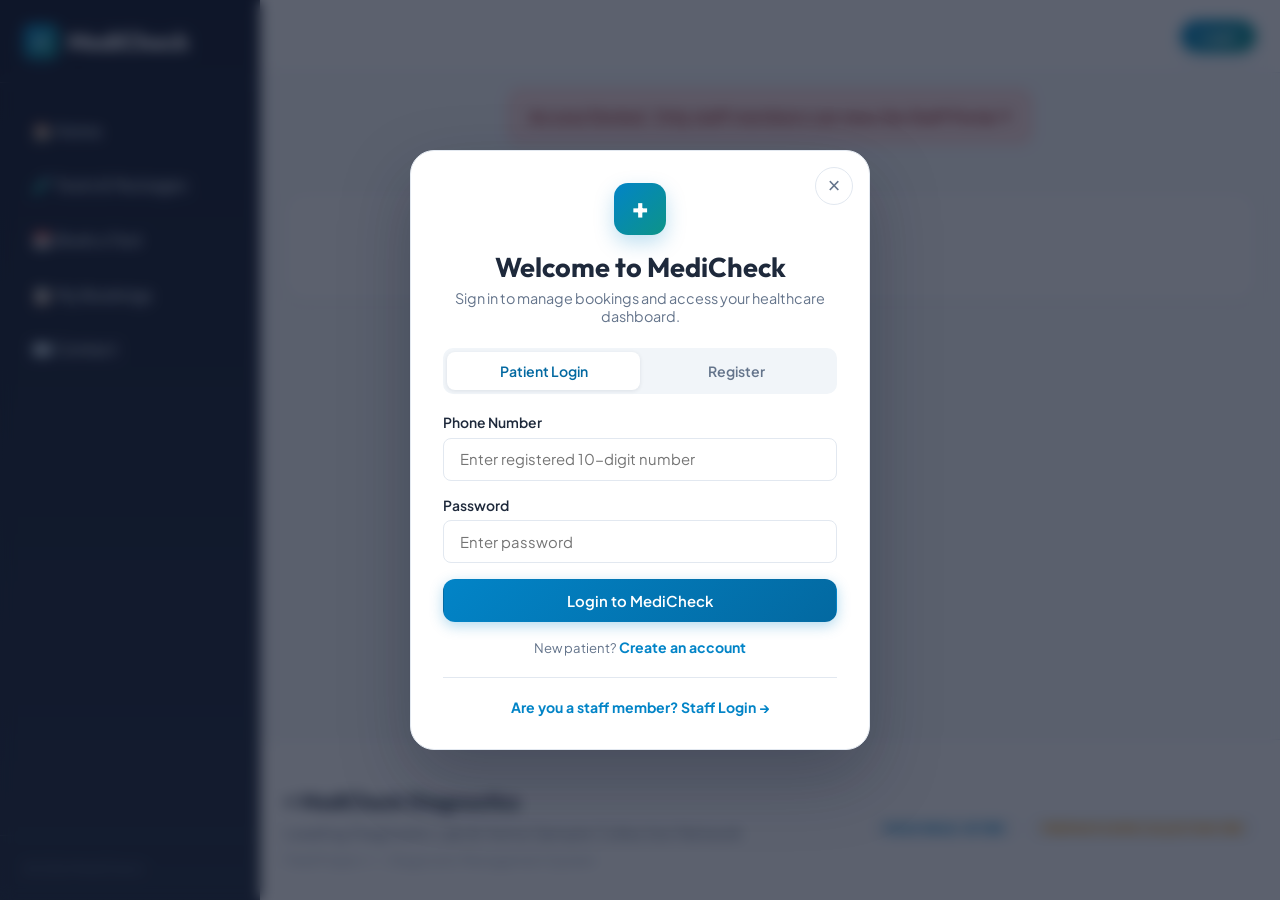
<file: medicheck_project/admin.html>
<!DOCTYPE html>
<html lang="en">
<head>
  <meta charset="UTF-8">
  <meta name="viewport" content="width=device-width, initial-scale=1.0">
  <title>MediCheck — Staff Portal</title>
  <link rel="stylesheet" href="css/styles.css">
</head>
<body id="page-admin">

  <div class="wrap" style="padding-top:2.5rem">
    <div class="section-head">
      <div>
        <h1 class="section-title">Staff &amp; Operations Dashboard</h1>
        <p class="section-sub">Manage sample collection, assign staff, and update report status.</p>
      </div>
      <span class="badge b-ready">System Active</span>
    </div>
    <div class="stat-cards" id="admin-stats"></div>
    <div class="filter-bar" style="margin-bottom:2rem">
      <div class="filter-bar-inner">
        <div style="font-weight:700;font-size:.9rem;color:var(--muted)">Filter:</div>
        <select id="admin-status-filter" onchange="renderAdmin()" style="width:auto">
          <option value="">All Statuses</option>
          <option value="Scheduled">Scheduled</option>
          <option value="Sample Collected">Sample Collected</option>
          <option value="Report Ready">Report Ready</option>
          <option value="Cancelled">Cancelled</option>
        </select>
        <select id="admin-type-filter" onchange="renderAdmin()" style="width:auto">
          <option value="">All Types</option>
          <option value="Walk-in">Walk-in</option>
          <option value="Home Collection">Home Collection</option>
        </select>
        <button class="btn btn-outline btn-sm" onclick="resetFilters()">Reset</button>
      </div>
    </div>
    <div class="admin-layout">
      <div>
        <h2 style="font-size:1.3rem;margin-bottom:1rem">Recent Booking Orders</h2>
        <div class="table-wrap" id="admin-table-wrap"></div>
      </div>
      <div>
        <h2 style="font-size:1.3rem;margin-bottom:1rem">Staff Workload</h2>
        <div style="background:#fff;border:1px solid var(--border);border-radius:var(--r);padding:1.25rem;box-shadow:0 1px 3px rgba(0,0,0,.05)" id="staff-workload"></div>
      </div>
    </div>
  </div>

  <script src="js/data.js"></script>
  <script src="js/app.js"></script>
</body>
</html>
</file>
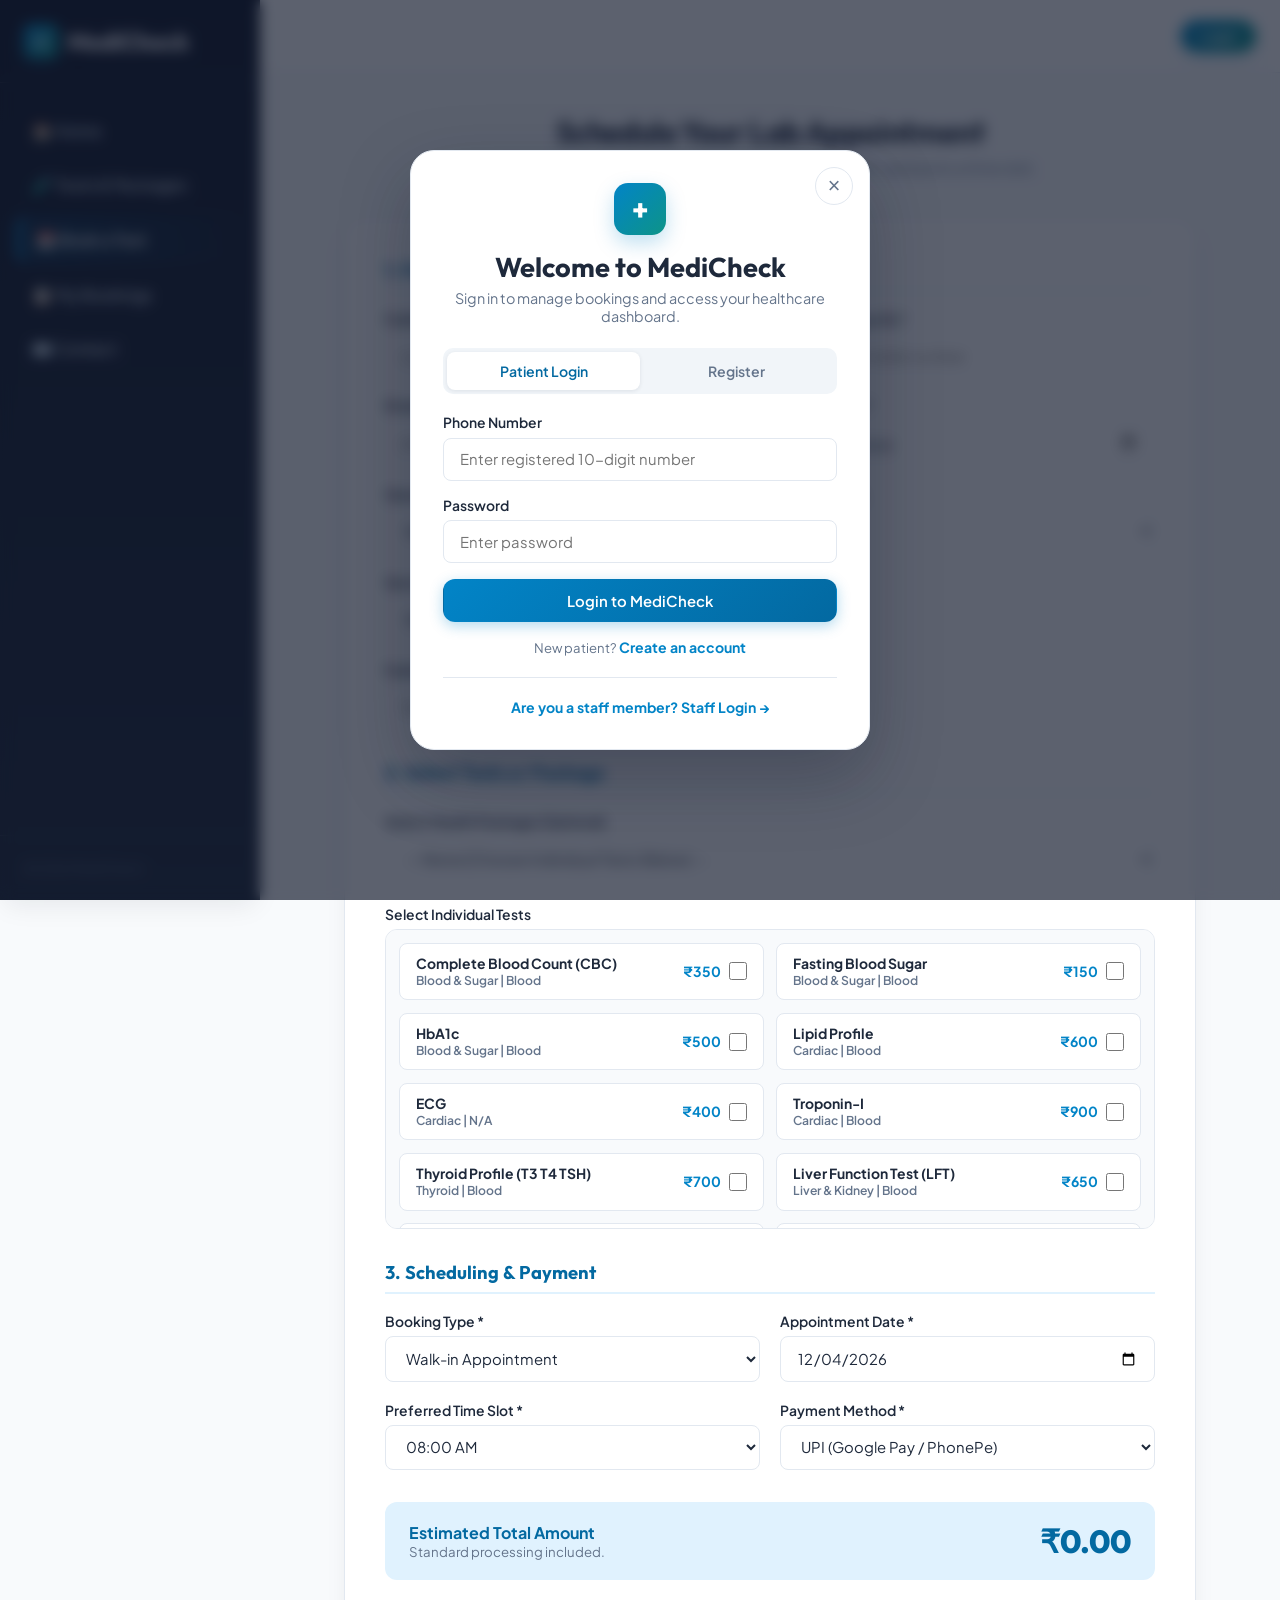
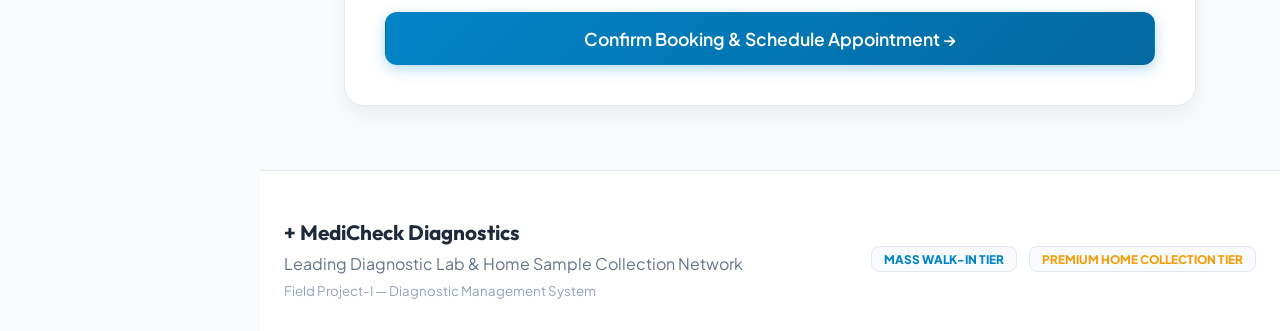
<file: medicheck_project/book.html>
<!DOCTYPE html>
<html lang="en">
<head>
  <meta charset="UTF-8">
  <meta name="viewport" content="width=device-width, initial-scale=1.0">
  <title>MediCheck — Book a Test</title>
  <link rel="stylesheet" href="css/styles.css">
</head>
<body id="page-book">
  
  <div class="wrap" style="padding-top:2.5rem;max-width:900px">
    <div style="text-align:center;margin-bottom:2.5rem">
      <h1 class="section-title">Schedule Your Lab Appointment</h1>
      <p class="section-sub">Select tests or packages, choose your service tier, and pick a time slot.</p>
    </div>
    <div class="form-card">
      <h3 style="font-size:1.15rem;margin-bottom:1.2rem;color:var(--primary-dark);border-bottom:2px solid var(--primary-light);padding-bottom:.5rem">1. Patient Details</h3>
      <div class="form-grid" style="margin-bottom:2rem">
        <div class="fg"><label>Full Name *</label><input id="b-name" placeholder="e.g. Anjali Sharma"></div>
        <div class="fg"><label>Phone (Unique ID) *</label><input id="b-phone" type="tel" placeholder="10-digit mobile number"></div>
        <div class="fg"><label>Email Address</label><input id="b-email" type="email" placeholder="patient@example.com"></div>
        <div class="fg"><label>Date of Birth *</label><input id="b-dob" type="date"></div>
        <div class="fg"><label>Gender *</label><select id="b-gender"><option>Male</option><option>Female</option><option>Other</option></select></div>
        <div class="fg"><label>Blood Group</label><select id="b-bloodgroup"><option value="">Select</option><option>A+</option><option>A-</option><option>B+</option><option>B-</option><option>O+</option><option>O-</option><option>AB+</option><option>AB-</option></select></div>
        <div class="fg"><label>Service Tier *</label><select id="b-tier" onchange="calcTotal()"><option value="Mass">Mass Tier (Standard Walk-in)</option><option value="Premium">Premium Tier (Home Collection VIP)</option></select></div>
        <div class="fg full"><label>Full Address (Required for Home Collection)</label><input id="b-address" placeholder="Street, landmark, city, postal code"></div>
      </div>
      <h3 style="font-size:1.15rem;margin-bottom:1.2rem;color:var(--primary-dark);border-bottom:2px solid var(--primary-light);padding-bottom:.5rem">2. Select Tests or Package</h3>
      <div class="fg" style="margin-bottom:1.5rem">
        <label>Select Health Package (Optional)</label>
        <select id="b-package" onchange="calcTotal()">
          <option value="">-- None (Choose Individual Tests Below) --</option>
        </select>
      </div>
      <div class="fg" style="margin-bottom:2rem">
        <label>Select Individual Tests</label>
        <div class="tests-grid" id="book-tests-grid"></div>
      </div>
      <h3 style="font-size:1.15rem;margin-bottom:1.2rem;color:var(--primary-dark);border-bottom:2px solid var(--primary-light);padding-bottom:.5rem">3. Scheduling &amp; Payment</h3>
      <div class="form-grid" style="margin-bottom:2rem">
        <div class="fg"><label>Booking Type *</label><select id="b-type" onchange="calcTotal()"><option value="Walk-in">Walk-in Appointment</option><option value="Home Collection">Home Sample Collection (+₹150 for Mass tier)</option></select></div>
        <div class="fg"><label>Appointment Date *</label><input id="b-date" type="date" onchange="updateSlots()"></div>
        <div class="fg"><label>Preferred Time Slot *</label><select id="b-slot"></select></div>
        <div class="fg"><label>Payment Method *</label><select id="b-pay"><option value="UPI">UPI (Google Pay / PhonePe)</option><option value="Card">Credit / Debit Card</option><option value="Cash">Cash on Collection</option><option value="Online">Net Banking</option></select></div>
      </div>
      <div style="background:var(--primary-light);padding:1.2rem 1.5rem;border-radius:var(--r);display:flex;align-items:center;justify-content:space-between;margin-bottom:2rem">
        <div><div style="font-weight:700;color:var(--primary-dark)">Estimated Total Amount</div><div id="total-note" style="font-size:.83rem;color:var(--muted)">Standard processing included.</div></div>
        <div id="total-display" style="font-family:var(--font-h);font-size:2rem;font-weight:800;color:var(--primary-dark)">₹0.00</div>
      </div>
      <button class="btn btn-primary" style="width:100%;font-size:1.1rem;padding:.9rem" onclick="submitBooking()">Confirm Booking &amp; Schedule Appointment →</button>
    </div>
  </div>

  <script src="js/data.js"></script>
  <script src="js/app.js"></script>
</body>
</html>
</file>
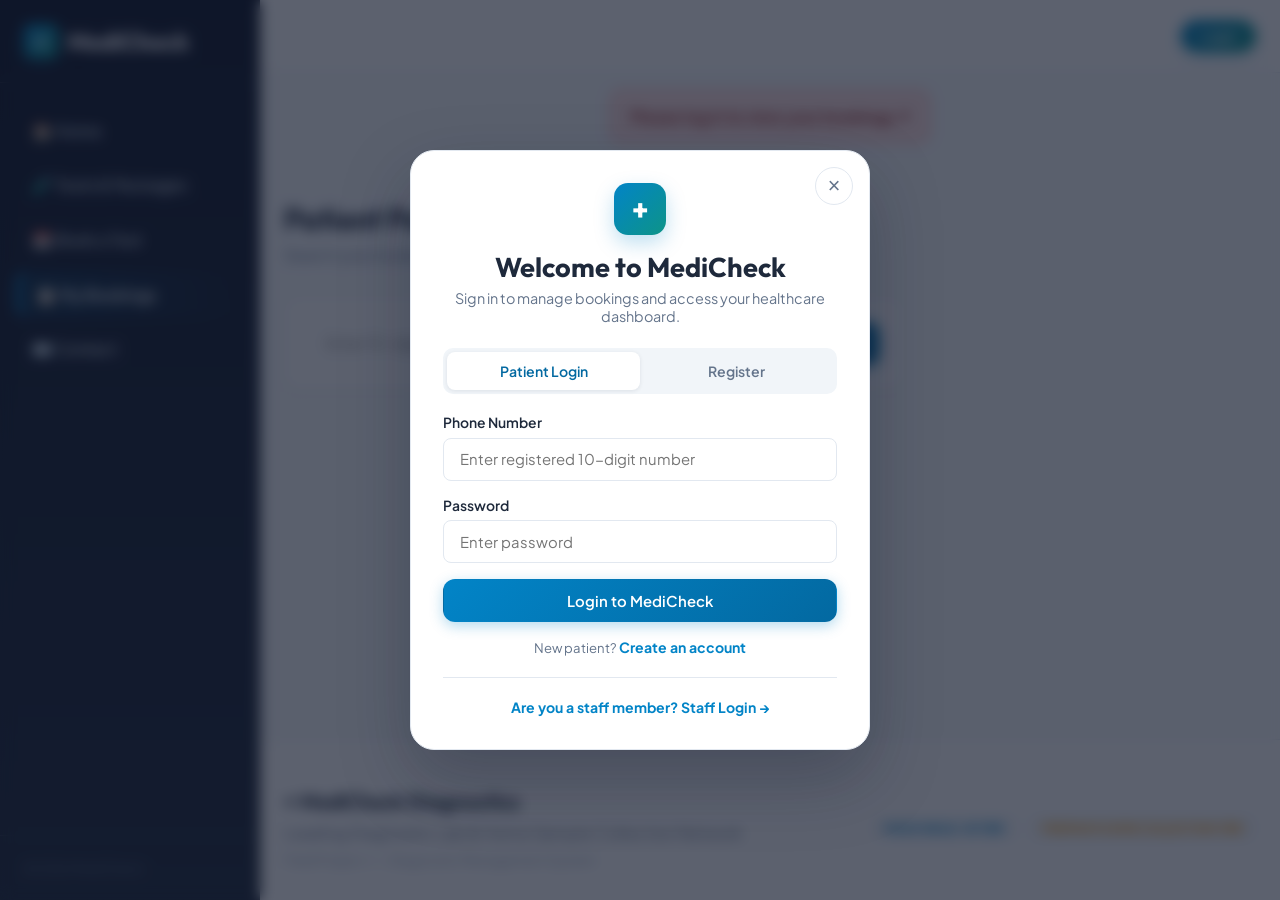
<file: medicheck_project/bookings.html>
<!DOCTYPE html>
<html lang="en">
<head>
  <meta charset="UTF-8">
  <meta name="viewport" content="width=device-width, initial-scale=1.0">
  <title>MediCheck — My Bookings</title>
  <link rel="stylesheet" href="css/styles.css">
</head>
<body id="page-bookings">

  <div class="wrap" style="padding-top:2.5rem">
    <div class="section-head">
      <div>
        <h1 class="section-title">Patient Portal &amp; Bookings Lookup</h1>
        <p class="section-sub">Search your bookings by phone number to check live report status.</p>
      </div>
    </div>
    <div id="lookup-container" style="background:#fff;border:1px solid var(--border);border-radius:var(--r);padding:1.5rem;margin-bottom:2.5rem;max-width:620px;box-shadow:0 1px 3px rgba(0,0,0,.05)">
      <div style="display:flex;gap:.75rem">
        <input id="lookup-phone" type="tel" placeholder="Enter 10-digit registered phone number" style="flex:1">
        <button class="btn btn-primary" onclick="lookupBookings()">Find My Bookings</button>
      </div>
    </div>
    <div id="patient-info"></div>
    <div id="bookings-results"></div>
  </div>

  <script src="js/data.js"></script>
  <script src="js/app.js"></script>
</body>
</html>
</file>
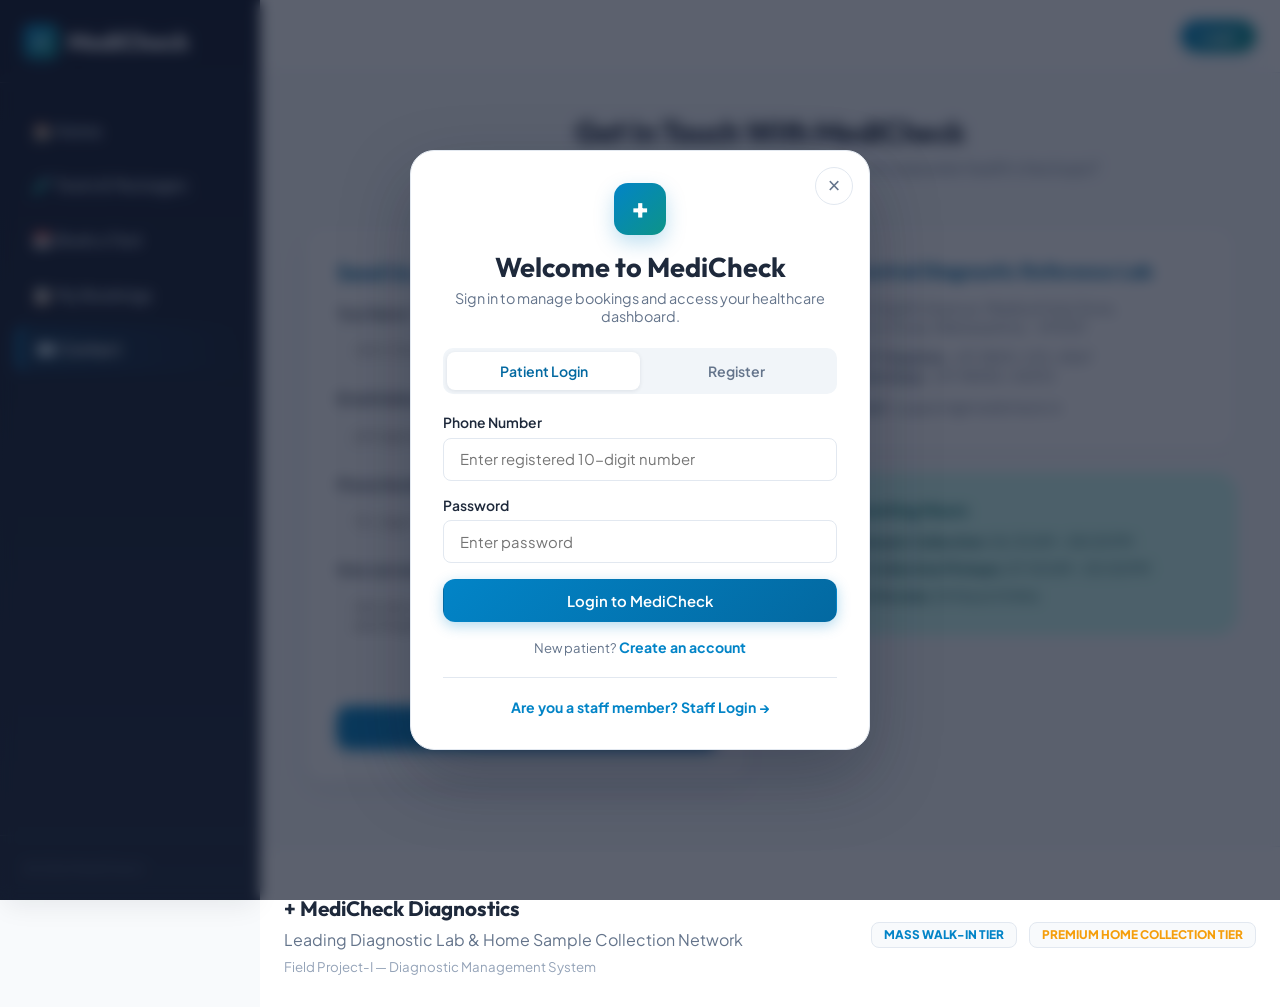
<file: medicheck_project/contact.html>
<!DOCTYPE html>
<html lang="en">
<head>
  <meta charset="UTF-8">
  <meta name="viewport" content="width=device-width, initial-scale=1.0">
  <title>MediCheck — Contact Us</title>
  <link rel="stylesheet" href="css/styles.css">
</head>
<body id="page-contact">

  <div class="wrap" style="padding-top:2.5rem;max-width:980px">
    <div style="text-align:center;margin-bottom:3rem">
      <h1 class="section-title">Get In Touch With MediCheck</h1>
      <p class="section-sub">Have questions about lab sample pick-ups, test reports, or corporate health checkups?</p>
    </div>
    <div class="contact-grid">
      <div>
        <div class="form-card" style="padding:2rem">
          <h3 style="font-size:1.3rem;margin-bottom:1.25rem;color:var(--primary-dark)">Send Us a Message</h3>
          <div class="fg" style="margin-bottom:1.2rem"><label>Your Name *</label><input id="c-name" placeholder="John Doe"></div>
          <div class="fg" style="margin-bottom:1.2rem"><label>Email Address *</label><input id="c-email" type="email" placeholder="john@example.com"></div>
          <div class="fg" style="margin-bottom:1.2rem"><label>Phone Number</label><input id="c-phone" type="tel" placeholder="10-digit mobile"></div>
          <div class="fg" style="margin-bottom:1.5rem"><label>How can we help you? *</label><textarea id="c-msg" rows="4" placeholder="Ask about home collection, report status, or package details…"></textarea></div>
          <button class="btn btn-primary" style="width:100%" onclick="submitContact()">Send Inquiry →</button>
        </div>
      </div>
      <div>
        <div style="background:#fff;border:1px solid var(--border);border-radius:20px;padding:2rem;margin-bottom:1.5rem;box-shadow:0 1px 3px rgba(0,0,0,.05)">
          <h3 style="font-size:1.2rem;margin-bottom:1rem;color:var(--primary-dark)">🏢 Central Diagnostic Reference Lab</h3>
          <p style="color:var(--muted);font-size:.93rem;margin-bottom:.75rem">📍 102 Health Avenue, Medical Hub Zone,<br>Sector 4, Pune, Maharashtra - 411001</p>
          <p style="color:var(--muted);font-size:.93rem;margin-bottom:.75rem">📞 <strong>24/7 Helpline:</strong> +91 1800-123-4567<br>📱 <strong>WhatsApp:</strong> +91 98765-43210</p>
          <p style="color:var(--muted);font-size:.93rem">✉️ <strong>Email:</strong> support@medicheck.in</p>
        </div>
        <div style="background:var(--teal-light);border:1px solid #99f6e4;border-radius:20px;padding:1.5rem">
          <h4 style="color:#0f766e;font-size:1.05rem;margin-bottom:.5rem">⏱️ Operating Hours</h4>
          <ul style="list-style:none;color:#115e59;font-size:.89rem;line-height:1.9">
            <li>• <strong>Lab Sample Collection:</strong> 06:30 AM – 08:00 PM</li>
            <li>• <strong>Home Collection Pickups:</strong> 07:00 AM – 05:00 PM</li>
            <li>• <strong>Report Access:</strong> 24 Hours Online</li>
          </ul>
        </div>
      </div>
    </div>
  </div>

  <script src="js/data.js"></script>
  <script src="js/app.js"></script>
</body>
</html>
</file>
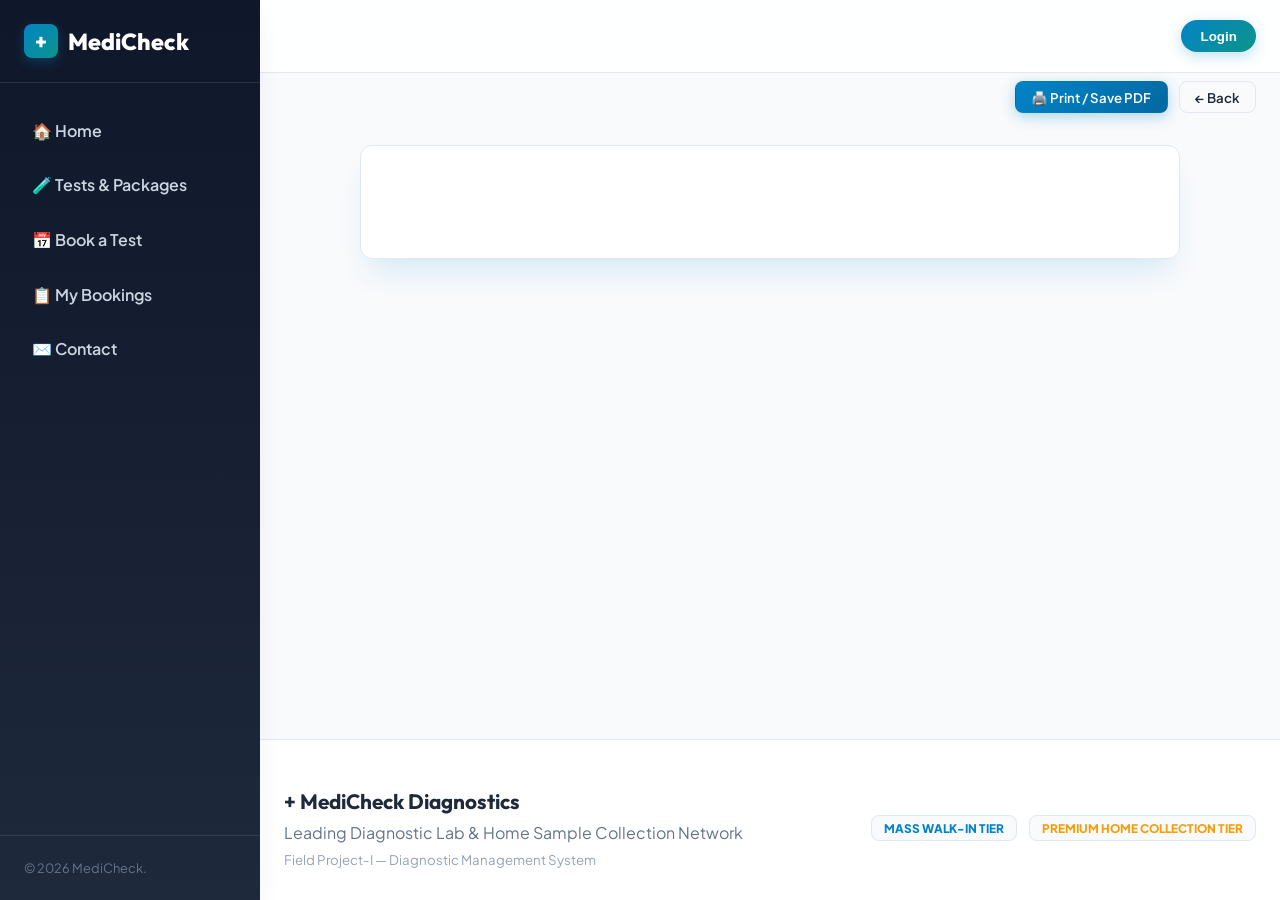
<file: medicheck_project/report.html>
<!DOCTYPE html>
<html lang="en">
<head>
  <meta charset="UTF-8">
  <meta name="viewport" content="width=device-width, initial-scale=1.0">
  <title>MediCheck — Test Report</title>
  <link rel="stylesheet" href="css/styles.css">
</head>
<body id="page-report">

  <div class="wrap" style="padding:.5rem 1.5rem 0;text-align:right">
    <button class="btn btn-primary btn-sm" onclick="window.print()">🖨️ Print / Save PDF</button>
    <button class="btn btn-outline btn-sm" onclick="showPage('bookings')" style="margin-left:.5rem">← Back</button>
  </div>
  <div class="report-paper" id="report-content"></div>

  <script src="js/data.js"></script>
  <script src="js/app.js"></script>
</body>
</html>
</file>
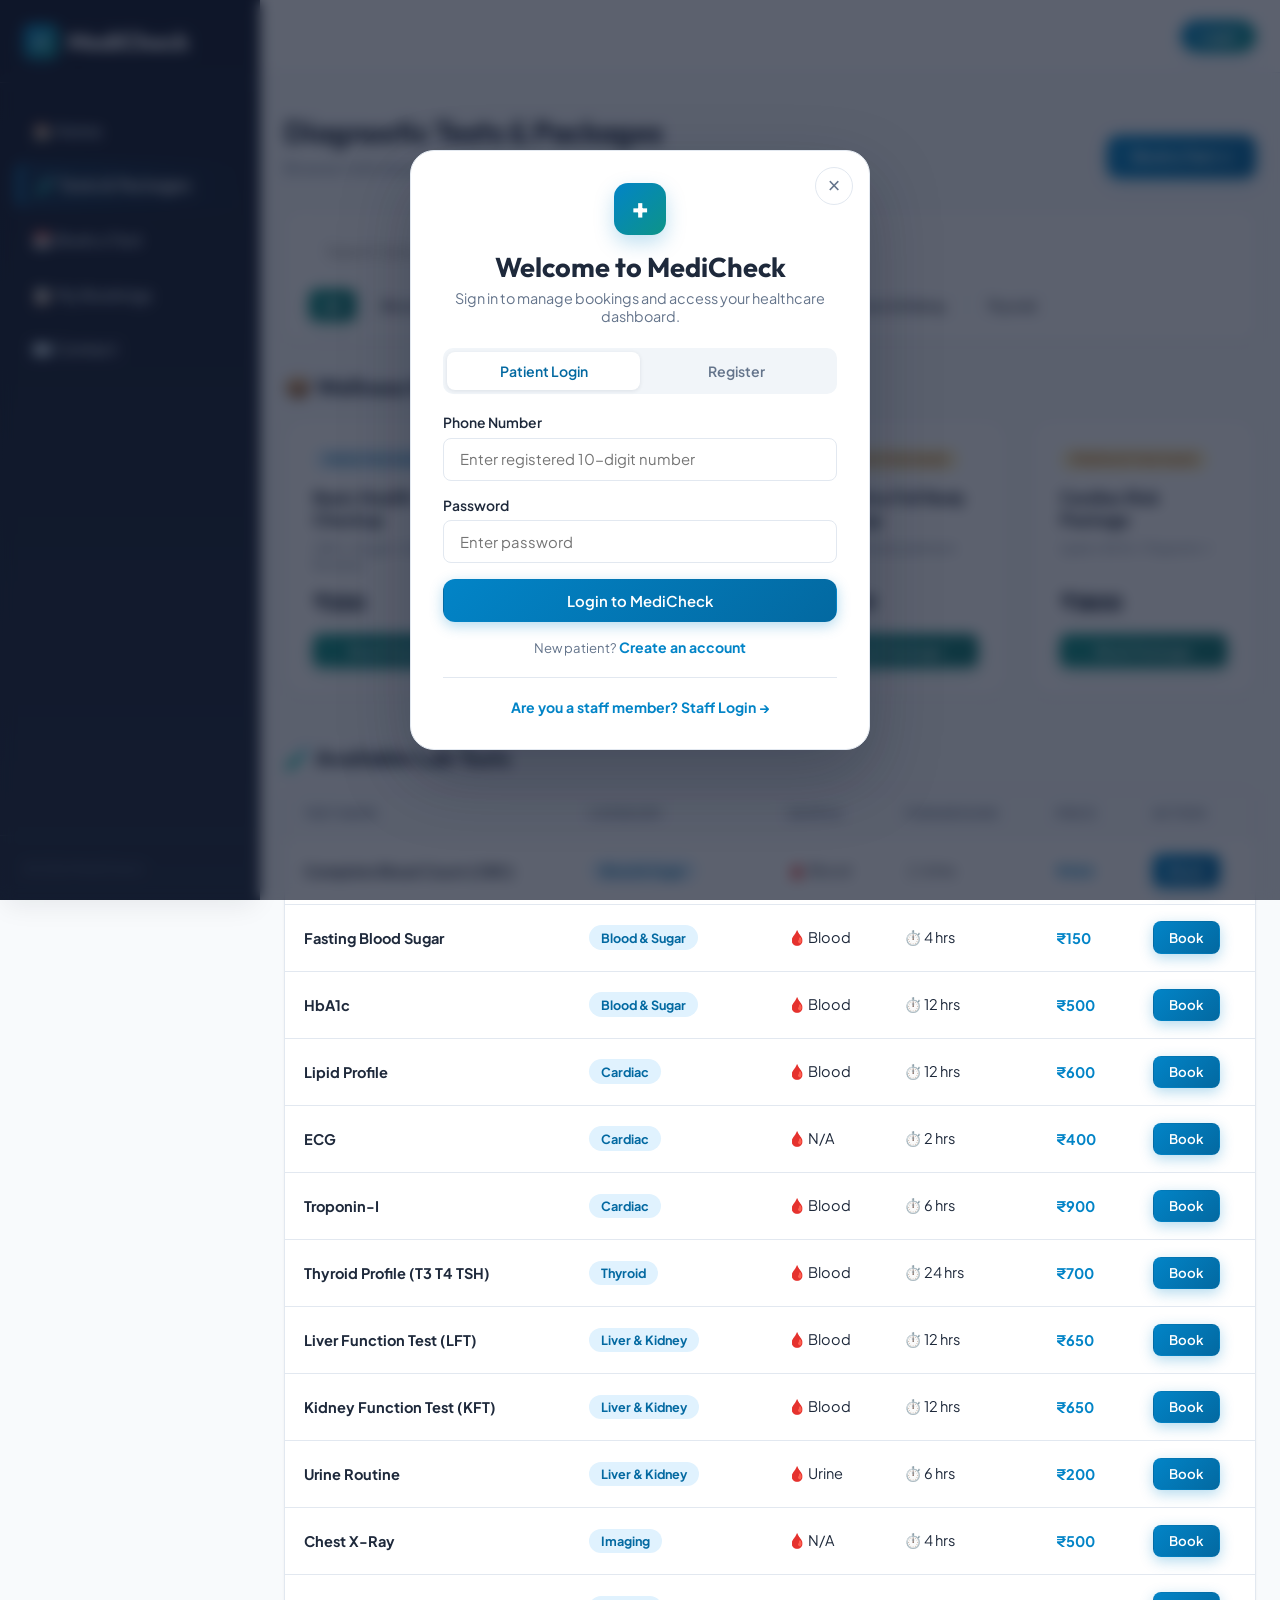
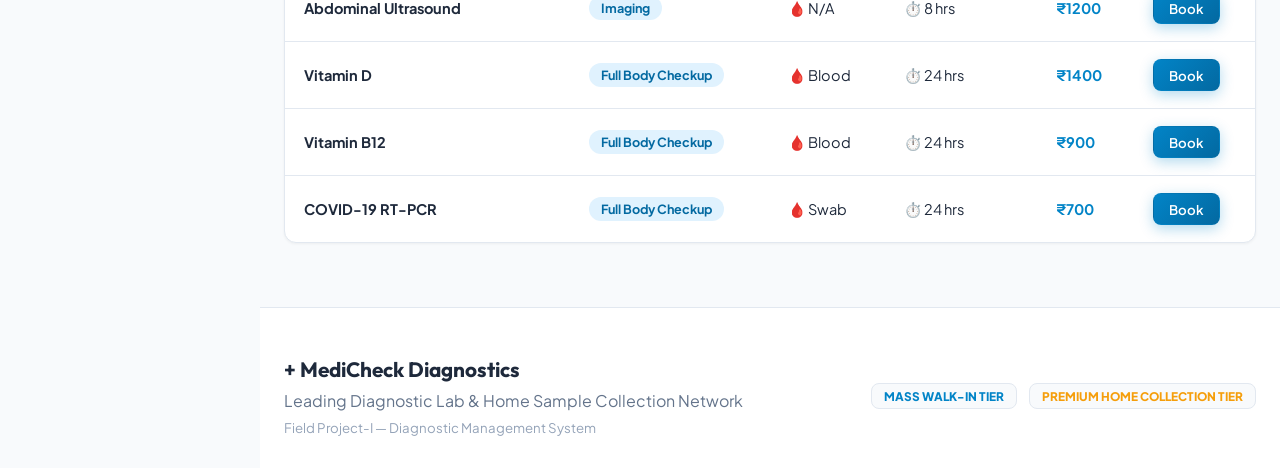
<file: medicheck_project/tests.html>
<!DOCTYPE html>
<html lang="en">
<head>
  <meta charset="UTF-8">
  <meta name="viewport" content="width=device-width, initial-scale=1.0">
  <title>MediCheck — Tests & Packages</title>
  <link rel="stylesheet" href="css/styles.css">
</head>
<body id="page-tests">
  
  <div class="wrap" style="padding-top:2.5rem">
    <div class="section-head">
      <div>
        <h1 class="section-title">Diagnostic Tests &amp; Packages</h1>
        <p class="section-sub">Browse individual diagnostic tests or multi-parameter checkup packages.</p>
      </div>
      <button class="btn btn-primary" onclick="showPage('book')">Book a Test &rarr;</button>
    </div>
    <div class="filter-bar">
      <div class="filter-bar-inner">
        <div style="display:flex;gap:.5rem;flex:1;min-width:260px">
          <input type="text" id="test-search" placeholder="Search tests…" oninput="renderTests()" style="flex:1">
        </div>
        <div class="cat-btns" id="cat-btns"></div>
      </div>
    </div>
    <div id="tests-packages" style="margin-bottom:3rem"></div>
    <h2 style="font-size:1.4rem;margin-bottom:1.1rem">🧪 Available Lab Tests</h2>
    <div class="table-wrap">
      <table>
        <thead><tr><th>Test Name</th><th>Category</th><th>Sample</th><th>Turnaround</th><th>Price</th><th>Action</th></tr></thead>
        <tbody id="tests-table"></tbody>
      </table>
    </div>
  </div>

  <script src="js/data.js"></script>
  <script src="js/app.js"></script>
</body>
</html>
</file>
<file: medicheck_project/css/styles.css>
@import url('https://fonts.googleapis.com/css2?family=Outfit:wght@400;500;600;700;800&family=Plus+Jakarta+Sans:wght@400;500;600;700&display=swap');

:root {
  --primary: #0284c7; --primary-dark: #0369a1; --primary-light: #e0f2fe;
  --teal: #0d9488; --teal-light: #ccfbf1; --accent: #6366f1;
  --bg: #f8fafc; --card: #ffffff; --dark: #0f172a;
  --text: #1e293b; --muted: #64748b; --light: #94a3b8;
  --border: #e2e8f0; --focus: #38bdf8;
  --success: #10b981; --warning: #f59e0b; --danger: #ef4444;
  --shadow: 0 4px 6px -1px rgba(0,0,0,.07),0 2px 4px -1px rgba(0,0,0,.04);
  --shadow-lg: 0 10px 25px -5px rgba(15,23,42,.08);
  --r: 12px; --rf: 9999px;
  --font-h: 'Outfit',sans-serif; --font-b: 'Plus Jakarta Sans',sans-serif;
  --transition: all .25s cubic-bezier(.4,0,.2,1);
}
*{box-sizing:border-box;margin:0;padding:0}
body{font-family:var(--font-b);background:var(--bg);color:var(--text);min-height:100vh;display:flex;flex-direction:column;-webkit-font-smoothing:antialiased;overflow-x:hidden;}
h1,h2,h3,h4{font-family:var(--font-h);color:var(--text);font-weight:700;line-height:1.25}
a{color:var(--primary);text-decoration:none;transition:var(--transition)}
a:hover{color:var(--primary-dark)}
.wrap{width:100%;max-width:1200px;margin:0 auto;padding:0 1.5rem}
main{flex:1;padding-bottom:4rem}
.page{display:none}.page.active{display:block}

/* ── App Layout & Sidebar ────────────────────────────── */
.app-layout {
  display: flex;
  min-height: 100vh;
}
.sidebar {
  width: 260px;
  background: linear-gradient(180deg, #0f172a 0%, #1e293b 100%);
  color: #fff;
  display: flex;
  flex-direction: column;
  position: fixed;
  height: 100vh;
  z-index: 300;
  transition: transform 0.3s ease;
  box-shadow: var(--shadow-lg);
}
.sidebar-header {
  padding: 1.5rem;
  border-bottom: 1px solid rgba(255,255,255,0.1);
}
.sidebar-brand {
  display: flex;
  align-items: center;
  gap: 0.6rem;
  font-family: var(--font-h);
  font-size: 1.45rem;
  font-weight: 800;
  color: #fff;
  text-decoration: none;
}
.sidebar-brand-mark {
  width: 34px;
  height: 34px;
  background: linear-gradient(135deg, var(--primary), var(--teal));
  border-radius: 8px;
  display: flex;
  align-items: center;
  justify-content: center;
  font-size: 1.3rem;
  font-weight: 800;
  box-shadow: 0 4px 12px rgba(2,132,199,.3);
}
.sidebar-nav {
  flex: 1;
  padding: 1.5rem 1rem;
  display: flex;
  flex-direction: column;
  gap: 0.5rem;
}
.sidebar-nav a {
  display: flex;
  align-items: center;
  gap: 0.75rem;
  padding: 0.8rem 1rem;
  color: #cbd5e1;
  font-weight: 600;
  border-radius: 10px;
  transition: var(--transition);
}
.sidebar-nav a:hover, .sidebar-nav a.active {
  background: rgba(255,255,255,0.1);
  color: #fff;
}
.sidebar-nav a.active {
  border-left: 4px solid var(--primary);
  background: linear-gradient(90deg, rgba(2,132,199,0.2) 0%, rgba(2,132,199,0) 100%);
}
.sidebar-footer {
  padding: 1.5rem;
  border-top: 1px solid rgba(255,255,255,0.1);
}

.main-content {
  flex: 1;
  margin-left: 260px;
  display: flex;
  flex-direction: column;
  min-height: 100vh;
  transition: margin-left 0.3s ease;
}

/* ── Header ─────────────────────────────────────── */
header{background:rgba(255,255,255,.85);backdrop-filter:blur(12px);border-bottom:1px solid var(--border);position:sticky;top:0;z-index:100}
.hdr{display:flex;align-items:center;justify-content:space-between;height:72px}
.hdr-left { display: flex; align-items: center; gap: 1rem; }
.mobile-toggle {
  display: none;
  background: none;
  border: none;
  font-size: 1.5rem;
  cursor: pointer;
  color: var(--text);
}
.nav-btn{background:linear-gradient(135deg,var(--primary),var(--teal));color:#fff!important;padding:.55rem 1.2rem!important;border-radius:var(--rf);box-shadow:0 4px 14px rgba(2,132,199,.25);transition:var(--transition); border:none; font-weight:600; cursor:pointer;}
.nav-btn:hover{transform:translateY(-1px);box-shadow:0 6px 18px rgba(2,132,199,.35)}

/* ── Flash ───────────────────────────────────────── */
.flash{background:var(--primary-light);border:1px solid var(--focus);color:var(--primary-dark);padding:1rem 1.25rem;border-radius:var(--r);font-weight:600;margin:1rem 0;display:flex;justify-content:space-between;align-items:center;animation:slideDown .3s ease}
.flash.success{background:#d1fae5;border-color:#6ee7b7;color:#065f46}
.flash.danger{background:#fee2e2;border-color:#fca5a5;color:#991b1b}
@keyframes slideDown{from{opacity:0;transform:translateY(-10px)}to{opacity:1;transform:translateY(0)}}
#flash-container{padding:0 1.5rem;max-width:1200px;margin:0 auto}

/* ── Buttons ─────────────────────────────────────── */
.btn{display:inline-flex;align-items:center;justify-content:center;gap:.5rem;padding:.72rem 1.55rem;font-family:var(--font-b);font-weight:600;font-size:.93rem;border-radius:var(--r);border:1px solid transparent;cursor:pointer;transition:var(--transition)}
.btn-primary{background:linear-gradient(135deg,var(--primary),var(--primary-dark));color:#fff;box-shadow:0 4px 14px rgba(2,132,199,.3)}
.btn-primary:hover{color:#fff;transform:translateY(-2px);box-shadow:0 6px 20px rgba(2,132,199,.4)}
.btn-teal{background:linear-gradient(135deg,var(--teal),#0f766e);color:#fff;box-shadow:0 4px 14px rgba(13,148,136,.3)}
.btn-teal:hover{color:#fff;transform:translateY(-2px)}
.btn-outline{background:transparent;border-color:var(--border);color:var(--text)}
.btn-outline:hover{border-color:var(--primary);color:var(--primary)}
.btn-outline-white{background:transparent;border-color:rgba(255,255,255,.35);color:#fff}
.btn-outline-white:hover{background:rgba(255,255,255,.1);color:#fff}
.btn-sm{padding:.42rem .95rem;font-size:.83rem;border-radius:8px}
.btn-danger{background:linear-gradient(135deg,var(--danger),#b91c1c);color:#fff}

/* ── Forms ────────────────────────────────────────── */
.form-card{background:var(--card);border-radius:20px;padding:2.5rem;box-shadow:var(--shadow-lg);border:1px solid var(--border)}
.form-grid{display:grid;grid-template-columns:repeat(2,1fr);gap:1.25rem}
.fg{display:flex;flex-direction:column;gap:.4rem}
.fg.full{grid-column:span 2}
label{font-weight:600;font-size:.87rem;color:var(--text)}
input,select,textarea{width:100%;padding:.72rem 1rem;border:1px solid var(--border);border-radius:8px;font-family:var(--font-b);font-size:.93rem;color:var(--text);background:#fff;transition:var(--transition)}
input:focus,select:focus,textarea:focus{outline:none;border-color:var(--primary);box-shadow:0 0 0 3px rgba(2,132,199,.15)}
.section-head{display:flex;justify-content:space-between;align-items:flex-end;margin-bottom:2rem}
.section-title{font-size:1.9rem;letter-spacing:-.02em}
.section-sub{color:var(--muted);font-size:1rem;margin-top:.35rem}
.grid3{display:grid;grid-template-columns:repeat(3,1fr);gap:1.75rem}
.grid4{display:grid;grid-template-columns:repeat(4,1fr);gap:1.5rem}
.card{background:var(--card);border-radius:20px;border:1px solid var(--border);padding:1.75rem;box-shadow:0 1px 3px rgba(0,0,0,.05);transition:var(--transition);display:flex;flex-direction:column}
.card:hover{transform:translateY(-4px);box-shadow:var(--shadow-lg)}
.badge{display:inline-flex;align-items:center;padding:.27rem .75rem;border-radius:var(--rf);font-size:.79rem;font-weight:700}
.b-mass{background:var(--primary-light);color:var(--primary-dark)}
.b-premium{background:#fef3c7;color:#b45309}
.b-scheduled{background:#e0f2fe;color:#0369a1}
.b-collected{background:#fef3c7;color:#b45309}
.b-ready{background:#d1fae5;color:#047857}
.b-cancelled{background:#fee2e2;color:#b91c1c}
.b-paid{background:#d1fae5;color:#047857}
.b-pending{background:#fef3c7;color:#b45309}
.card-badge{align-self:flex-start;padding:.24rem .72rem;border-radius:var(--rf);font-size:.74rem;font-weight:700;text-transform:uppercase;margin-bottom:1rem;letter-spacing:.05em}
.card-price{font-family:var(--font-h);font-size:1.7rem;font-weight:800;color:var(--text);margin-bottom:1.1rem}
.card-price span{font-size:.82rem;color:var(--muted);font-weight:500}

/* ── Hero ─────────────────────────────────────────── */
.hero{background:linear-gradient(135deg,#0f172a 0%,#1e293b 50%,#0369a1 100%);color:#fff;padding:4.5rem 0 5.5rem;border-radius:0 0 32px 32px;margin-bottom:3.5rem;position:relative;overflow:hidden}
.hero::before{content:'';position:absolute;top:-50%;right:-10%;width:600px;height:600px;background:radial-gradient(circle,rgba(13,148,136,.25) 0%,rgba(0,0,0,0) 70%);pointer-events:none}
.hero-grid{display:grid;grid-template-columns:1.2fr .8fr;gap:3rem;align-items:center}
.hero-badge{display:inline-flex;align-items:center;gap:.5rem;background:rgba(255,255,255,.12);backdrop-filter:blur(8px);padding:.4rem 1rem;border-radius:var(--rf);font-size:.83rem;font-weight:600;letter-spacing:.05em;text-transform:uppercase;margin-bottom:1.5rem;border:1px solid rgba(255,255,255,.2)}
.hero-title{font-size:3.1rem;font-weight:800;line-height:1.15;color:#fff;margin-bottom:1.2rem}
.hero-title span{background:linear-gradient(135deg,#38bdf8,#2dd4bf);-webkit-background-clip:text;-webkit-text-fill-color:transparent}
.hero-desc{font-size:1.1rem;color:#cbd5e1;margin-bottom:2rem;max-width:560px}
.hero-actions{display:flex;gap:1rem;flex-wrap:wrap}
.hero-box{background:rgba(255,255,255,.09);backdrop-filter:blur(16px);padding:2rem;border-radius:20px;border:1px solid rgba(255,255,255,.15)}
.hero-box h3{color:#fff;margin-bottom:.9rem;font-size:1.2rem}
.hero-box p{color:#cbd5e1;font-size:.88rem;margin-bottom:1.2rem}
.hero-box-row{display:flex;gap:.5rem}

/* ── Stats Banner ─────────────────────────────────── */
.stats-banner{background:rgba(255,255,255,.97);border-radius:20px;padding:1.75rem 2.5rem;box-shadow:0 20px 30px -10px rgba(2,132,199,.15);border:1px solid var(--border);display:grid;grid-template-columns:repeat(4,1fr);gap:1.5rem;margin-top:-3.5rem;position:relative;z-index:10}
.stat-item{text-align:center;padding:.5rem 1rem;border-right:1px solid var(--border)}
.stat-item:last-child{border-right:none}
.stat-num{font-family:var(--font-h);font-size:2.2rem;font-weight:800;color:var(--primary);line-height:1;margin-bottom:.3rem}
.stat-label{font-size:.85rem;font-weight:600;color:var(--muted);text-transform:uppercase;letter-spacing:.04em}

/* ── Tier Section ─────────────────────────────────── */
.tier-section{background:linear-gradient(180deg,#f1f5f9 0%,#e2e8f0 100%);border-radius:20px;padding:3.5rem 2.5rem;margin:3rem 0 1rem}
.tier-grid{display:grid;grid-template-columns:1fr 1fr;gap:2rem}
.tier-card{background:#fff;border-radius:var(--r);padding:2.25rem;box-shadow:var(--shadow)}
.tier-card.premium{border:2px solid var(--warning)}
.tier-icon{width:50px;height:50px;border-radius:var(--r);display:flex;align-items:center;justify-content:center;font-size:1.5rem}
.tier-list{list-style:none;margin:1.25rem 0}
.tier-list li{display:flex;align-items:center;gap:.75rem;margin-bottom:.7rem;font-size:.94rem}
.tier-list li::before{content:'✓';color:var(--success);font-weight:800}

/* ── Table ────────────────────────────────────────── */
.table-wrap{overflow-x:auto;background:#fff;border-radius:var(--r);border:1px solid var(--border);box-shadow:0 1px 3px rgba(0,0,0,.05)}
table{width:100%;border-collapse:collapse;text-align:left;font-size:.91rem}
th{background:#f8fafc;padding:.95rem 1.2rem;font-weight:700;color:var(--muted);text-transform:uppercase;font-size:.77rem;letter-spacing:.05em;border-bottom:1px solid var(--border)}
td{padding:1.05rem 1.2rem;border-bottom:1px solid var(--border);color:var(--text);vertical-align:middle}
tr:last-child td{border-bottom:none}
tr:hover td{background:#f8fafc}

/* ── Tests Selector ───────────────────────────────── */
.tests-grid{display:grid;grid-template-columns:repeat(2,1fr);gap:.8rem;max-height:300px;overflow-y:auto;padding:.8rem;border:1px solid var(--border);border-radius:var(--r);background:#f8fafc}
.test-check{background:#fff;border:1px solid var(--border);border-radius:8px;padding:.7rem 1rem;display:flex;align-items:center;justify-content:space-between;cursor:pointer;transition:var(--transition)}
.test-check:hover{border-color:var(--primary);background:var(--primary-light)}
.test-check input[type=checkbox]{width:18px;height:18px;accent-color:var(--primary)}

/* ── Filter Bar ───────────────────────────────────── */
.filter-bar{background:#fff;border:1px solid var(--border);border-radius:var(--r);padding:1.2rem 1.5rem;margin-bottom:2rem;box-shadow:0 1px 3px rgba(0,0,0,.05)}
.filter-bar-inner{display:flex;gap:1rem;flex-wrap:wrap;align-items:center;justify-content:space-between}
.cat-btns{display:flex;gap:.5rem;flex-wrap:wrap}

/* ── Admin Grid ───────────────────────────────────── */
.admin-layout{display:grid;grid-template-columns:2.2fr 1fr;gap:2rem}
.stat-cards{display:grid;grid-template-columns:repeat(4,1fr);gap:1.25rem;margin-bottom:2.5rem}
.stat-card{background:#fff;border:1px solid var(--border);border-radius:var(--r);padding:1.2rem;box-shadow:0 1px 3px rgba(0,0,0,.04)}
.stat-card-num{font-family:var(--font-h);font-size:2.1rem;font-weight:800;line-height:1;margin:.2rem 0 .1rem}
.stat-card-label{font-size:.79rem;font-weight:700;color:var(--muted);text-transform:uppercase;letter-spacing:.04em}

/* ── Report ───────────────────────────────────────── */
.report-paper{background:#fff;max-width:820px;margin:2rem auto;padding:3.5rem;border-radius:var(--r);box-shadow:0 20px 30px -10px rgba(2,132,199,.15);border:1px solid var(--border)}
.report-hdr{display:flex;justify-content:space-between;align-items:flex-start;padding-bottom:1.75rem;border-bottom:2px solid var(--primary);margin-bottom:2rem}
.report-meta{display:grid;grid-template-columns:repeat(2,1fr);gap:1rem;background:#f8fafc;padding:1.25rem 1.5rem;border-radius:8px;margin-bottom:2rem}

/* ── Contact ──────────────────────────────────────── */
.contact-grid{display:grid;grid-template-columns:1fr 1fr;gap:2.5rem}

/* ── Footer ───────────────────────────────────────── */
footer{background:var(--card);color:#64748b;padding:3rem 0 2rem;border-top:1px solid var(--border);margin-top:auto}
.footer-inner{display:flex;justify-content:space-between;align-items:center}
.footer-brand{color:var(--text);font-family:var(--font-h);font-size:1.3rem;font-weight:700;margin-bottom:.5rem}
.fine-print{font-size:.83rem;color:#94a3b8}
.tag-strip{display:flex;gap:.75rem}
.lab-tag{font-size:.74rem;font-weight:800;padding:.28rem .75rem;border-radius:8px;background:var(--bg);color:var(--primary);border:1px solid var(--border)}
.lab-tag-p{color:var(--warning)}

/* ── Responsive ───────────────────────────────────── */
@media(max-width:1024px){
  .hero-grid,.tier-grid,.form-grid,.grid3,.grid4,.stat-cards,.admin-layout,.contact-grid{grid-template-columns:1fr}
  .stats-banner{grid-template-columns:repeat(2,1fr)}
  .stat-item{border-right:none;border-bottom:1px solid var(--border)}
  .stat-item:nth-child(2){border-bottom:1px solid var(--border)}
  .hero-title{font-size:2.1rem}
  .fg.full{grid-column:span 1}
}
@media(max-width:768px){
  .hdr{height:auto;padding:1rem 0;gap:.8rem}
  .mobile-toggle { display: block; }
  .sidebar { transform: translateX(-100%); }
  .sidebar.open { transform: translateX(0); }
  .main-content { margin-left: 0; width: 100%; }
  .tests-grid{grid-template-columns:1fr}
}

/* ── Login / Register Popup ───────────────────────────── */
.auth-overlay{position:fixed;inset:0;background:rgba(15,23,42,.68);backdrop-filter:blur(7px);z-index:2000;display:none;align-items:center;justify-content:center;padding:1.25rem}
.auth-overlay.open{display:flex;animation:authFade .22s ease}
.auth-overlay.locked{background:#f8fafc;backdrop-filter:none}
.auth-overlay.locked .auth-modal{width:min(94vw,500px);box-shadow:0 20px 60px rgba(15,23,42,.16)}
.auth-overlay.locked .auth-close{display:none}
body.auth-locked{overflow:hidden}
.auth-modal{width:min(92vw,460px);background:#fff;border:1px solid var(--border);border-radius:24px;box-shadow:0 28px 70px rgba(15,23,42,.28);padding:2rem;position:relative;animation:authPop .25s ease}
.auth-close{position:absolute;right:1rem;top:1rem;width:38px;height:38px;border:1px solid var(--border);border-radius:50%;background:#fff;color:var(--muted);font-size:1.35rem;cursor:pointer;display:flex;align-items:center;justify-content:center}
.auth-logo{width:52px;height:52px;margin:0 auto .9rem;background:linear-gradient(135deg,var(--primary),var(--teal));color:#fff;border-radius:14px;display:flex;align-items:center;justify-content:center;font:800 1.8rem var(--font-h);box-shadow:0 8px 20px rgba(2,132,199,.25)}
.auth-title{text-align:center;font-size:1.7rem;margin-bottom:.35rem}
.auth-sub{text-align:center;color:var(--muted);font-size:.9rem;margin-bottom:1.4rem}
.auth-tabs{display:grid;grid-template-columns:1fr 1fr;background:#f1f5f9;border-radius:10px;padding:4px;margin-bottom:1.25rem}
.auth-tab{border:0;background:transparent;border-radius:8px;padding:.65rem;font:600 .88rem var(--font-b);color:var(--muted);cursor:pointer}
.auth-tab.active{background:#fff;color:var(--primary-dark);box-shadow:0 1px 4px rgba(15,23,42,.09)}
.auth-pane{display:none}.auth-pane.active{display:block}
.auth-pane .fg{margin-bottom:1rem}
.auth-note{text-align:center;color:var(--muted);font-size:.82rem;margin-top:1rem;line-height:1.55}
.auth-staff{margin-top:1.15rem;padding-top:1.1rem;border-top:1px solid var(--border);text-align:center}
.auth-link{border:0;background:none;color:var(--primary);font:700 .88rem var(--font-b);cursor:pointer}
@keyframes authFade{from{opacity:0}to{opacity:1}}
@keyframes authPop{from{opacity:0;transform:translateY(12px) scale(.98)}to{opacity:1;transform:none}}
</file>
